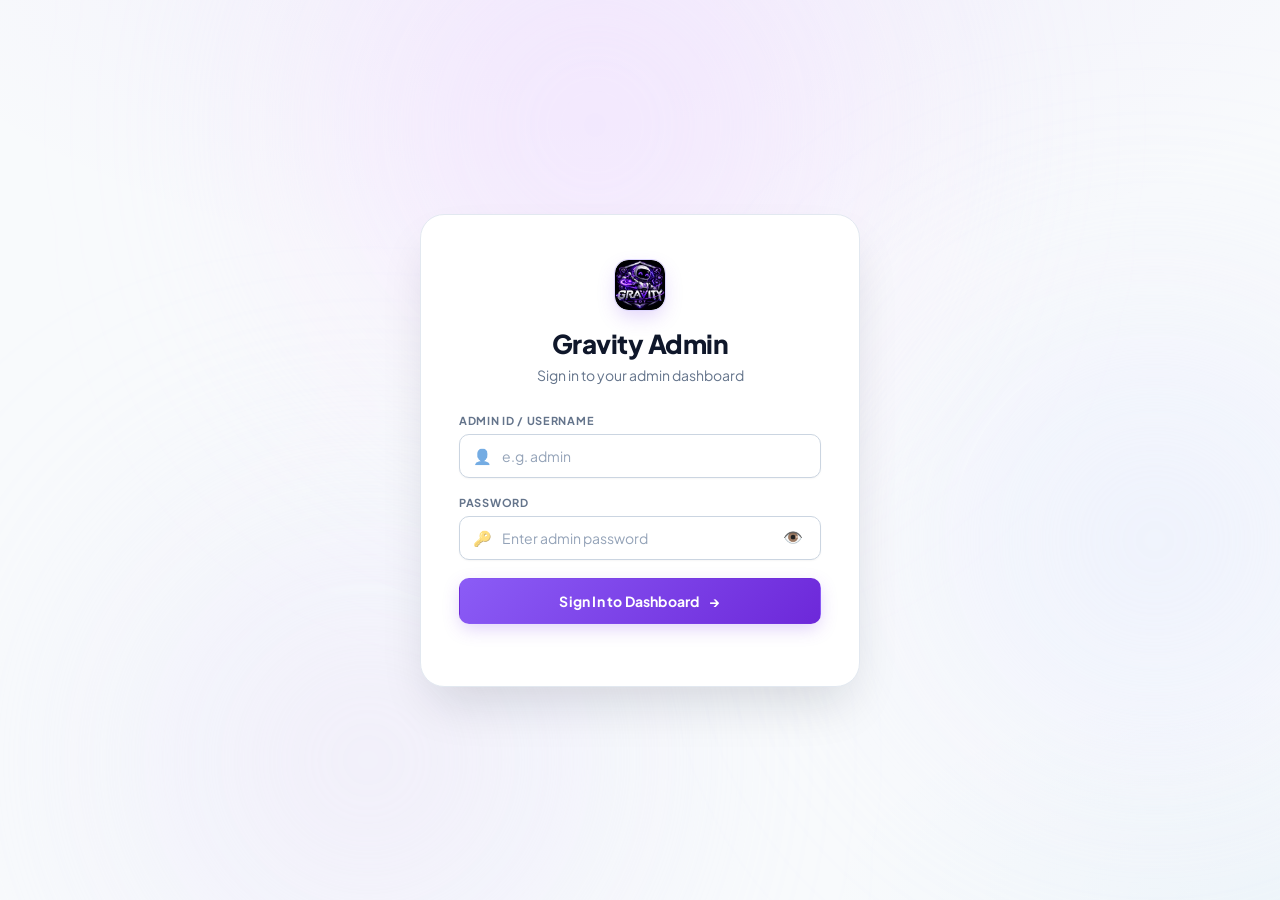
<file: admin/index.html>
<!doctype html>
<html lang="en">

<head>
  <meta charset="utf-8">
  <meta name="viewport" content="width=device-width, initial-scale=1">
  <title>Gravity Admin</title>
  <link rel="icon" href="../assets/logo.png">
  <link rel="preconnect" href="https://fonts.googleapis.com">
  <link rel="preconnect" href="https://fonts.gstatic.com" crossorigin>
  <link
    href="https://fonts.googleapis.com/css2?family=Plus+Jakarta+Sans:wght@300;400;500;600;700;800&family=JetBrains+Mono:wght@400;500&display=swap"
    rel="stylesheet">
  <link rel="stylesheet" href="../css/admin.css">
</head>

<body>

  <!-- =====================================================================
       AMBIENT GLOW ACCENTS (SOFT PASTEL)
       ===================================================================== -->
  <div class="liquid-bg" aria-hidden="true">
    <div class="liquid-orb orb-1"></div>
    <div class="liquid-orb orb-2"></div>
    <div class="liquid-orb orb-3"></div>
  </div>

  <!-- =====================================================================
       LOGIN SCREEN
       ===================================================================== -->
  <div id="login" class="login-wrapper">
    <div class="glass-card login-card">
      <div class="login-header">
        <div class="login-logo-wrap">
          <img id="loginLogo" src="../assets/logo.png" alt="Bot Logo">
        </div>
        <h1>Gravity Admin</h1>
        <p>Sign in to your admin dashboard</p>
      </div>

      <div class="login-form">
        <div class="input-group">
          <label for="adminUser">Admin ID / Username</label>
          <div class="input-wrapper">
            <span class="input-icon">👤</span>
            <input id="adminUser" type="text" placeholder="e.g. admin" autocomplete="username">
          </div>
        </div>

        <div class="input-group">
          <label for="adminPass">Password</label>
          <div class="input-wrapper">
            <span class="input-icon">🔑</span>
            <input id="adminPass" type="password" placeholder="Enter admin password" autocomplete="current-password">
            <button type="button" id="togglePassBtn" class="pass-toggle-btn" title="Show/Hide Password" aria-label="Toggle password visibility">👁️</button>
          </div>
        </div>

        <button id="loginBtn" class="btn-liquid-primary">
          <span>Sign In to Dashboard</span>
          <span class="btn-arrow">→</span>
        </button>

        <small id="loginMsg"></small>
      </div>
    </div>
  </div>

  <!-- =====================================================================
       DASHBOARD APP
       ===================================================================== -->
  <div id="app" hidden>

    <!-- TOP GLASS BAR -->
    <header class="glass-nav">
      <div class="nav-left">
        <div class="nav-brand">
          <div class="brand-glow">
            <img id="adminNavLogo" src="../assets/logo.png" alt="Bot Logo">
          </div>
          <div class="brand-text">
            <b>GRAVITY BOT</b>
            <span class="brand-sub">ADMIN DASHBOARD</span>
          </div>
        </div>
      </div>

      <!-- LIQUID TABS SWITCHER -->
      <nav class="liquid-tabs">
        <button class="tab-btn active" data-tab="tab-settings">
          <span class="tab-icon">⚙️</span>
          <span class="tab-label">Settings</span>
        </button>
        <button class="tab-btn" data-tab="tab-categories">
          <span class="tab-icon">📁</span>
          <span class="tab-label">Categories</span>
          <span id="badgeCatCount" class="tab-counter">0</span>
        </button>
        <button class="tab-btn" data-tab="tab-commands">
          <span class="tab-icon">⚡</span>
          <span class="tab-label">Commands</span>
          <span id="badgeCmdCount" class="tab-counter">0</span>
        </button>
        <button class="tab-btn" data-tab="tab-legal">
          <span class="tab-icon">📜</span>
          <span class="tab-label">Legal &amp; Policy</span>
        </button>
      </nav>

      <div class="nav-right">
        <a href="/" target="_blank" class="nav-link-btn" title="Open public bot website">
          <span>Live Site</span>
          <span class="arrow-up-right">↗</span>
        </a>
        <button id="logoutBtn" class="btn-glass-danger" title="Sign out of admin session">
          <span>Logout</span>
        </button>
      </div>
    </header>

    <!-- MAIN CONTAINER -->
    <main class="dash-container">

      <!-- QUICK STATS BAR -->
      <div class="stats-grid">
        <div class="glass-card stat-card">
          <div class="stat-icon-wrap violet">
            <img id="statBotLogo" src="../assets/logo.png" alt="Bot Logo">
          </div>
          <div class="stat-info">
            <span class="stat-label">Bot Name</span>
            <h3 id="statBotName">Gravity Bot</h3>
          </div>
        </div>

        <div class="glass-card stat-card">
          <div class="stat-icon-wrap cyan">📁</div>
          <div class="stat-info">
            <span class="stat-label">Total Categories</span>
            <h3 id="statCatCount">0</h3>
          </div>
        </div>

        <div class="glass-card stat-card">
          <div class="stat-icon-wrap fuchsia">⚡</div>
          <div class="stat-info">
            <span class="stat-label">Total Commands</span>
            <h3 id="statCmdCount">0</h3>
          </div>
        </div>

        <div class="glass-card stat-card">
          <div class="stat-icon-wrap emerald">🛡️</div>
          <div class="stat-info">
            <span class="stat-label">Database Storage</span>
            <h3>Cloudflare D1</h3>
          </div>
        </div>
      </div>

      <!-- ===================================================================
           TAB 1: WEBSITE SETTINGS
           =================================================================== -->
      <section id="tab-settings" class="tab-pane active">
        <div class="section-header">
          <div>
            <span class="section-tag">CONFIGURATION</span>
            <h2>General Bot Settings</h2>
            <p>Customize branding, discord invite URLs, and hero text.</p>
          </div>
        </div>

        <div class="glass-card panel-card">
          <form id="settings" class="liquid-form"></form>
        </div>
      </section>

      <!-- ===================================================================
           TAB 2: CATEGORIES MANAGEMENT
           =================================================================== -->
      <section id="tab-categories" class="tab-pane">
        <div class="section-header">
          <div>
            <span class="section-tag">STRUCTURE</span>
            <h2>Command Categories</h2>
            <p>Organize bot commands into clean functional categories.</p>
          </div>
        </div>

        <!-- Add Category Glass Card -->
        <div class="glass-card add-card">
          <div class="add-card-header">
            <div class="header-badge">+</div>
            <div>
              <h3>Add New Category</h3>
              <p>Create a category grouping (e.g. Moderation, Music, Utility)</p>
            </div>
          </div>

          <form id="catAdd" class="liquid-add-form cat-form-grid">
            <div class="form-col">
              <label>Category Name *</label>
              <input name="name" placeholder="e.g. Moderation" required>
            </div>
            <div class="form-col-sm">
              <label>Icon (Emoji)</label>
              <input name="icon" placeholder="🛡️" value="⚙️">
            </div>
            <div class="form-col">
              <label>Description</label>
              <input name="description" placeholder="Brief summary of category">
            </div>
            <div class="form-col-xs">
              <label>Order</label>
              <input name="sort_order" type="number" value="0">
            </div>
            <div class="form-col-btn">
              <button type="submit" class="btn-liquid-add">
                <span>+ Add Category</span>
              </button>
            </div>
          </form>
        </div>

        <!-- Existing Categories List -->
        <div class="list-section">
          <div class="list-header">
            <h4>Active Categories</h4>
            <span class="badge-count" id="catListCount">0 Categories</span>
          </div>
          <div id="cats" class="items-grid"></div>
        </div>
      </section>

      <!-- ===================================================================
           TAB 3: COMMANDS MANAGEMENT
           =================================================================== -->
      <section id="tab-commands" class="tab-pane">
        <div class="section-header">
          <div>
            <span class="section-tag">FEATURES</span>
            <h2>Bot Commands</h2>
            <p>Add, edit, or configure commands and their usage syntax.</p>
          </div>
        </div>

        <!-- Add Command Glass Card -->
        <div class="glass-card add-card">
          <div class="add-card-header">
            <div class="header-badge">+</div>
            <div>
              <h3>Add New Command</h3>
              <p>Fill in the details below to publish a command to the public docs.</p>
            </div>
          </div>

          <form id="cmdAdd" class="liquid-add-form cmd-form-grid">
            <div class="form-col">
              <label>Category *</label>
              <select name="category_id" id="cmdCat" required></select>
            </div>
            <div class="form-col">
              <label>Command Name *</label>
              <input name="command_name" placeholder="e.g. /ban" required>
            </div>
            <div class="form-col">
              <label>Description *</label>
              <input name="description" placeholder="e.g. Permanently bans a user" required>
            </div>
            <div class="form-col">
              <label>Usage / Syntax</label>
              <input name="usage_text" placeholder="e.g. /ban @user [reason]">
            </div>
            <div class="form-col-xs">
              <label>Order</label>
              <input name="sort_order" type="number" value="0">
            </div>
            <div class="form-col-btn">
              <button type="submit" class="btn-liquid-add">
                <span>+ Add Command</span>
              </button>
            </div>
          </form>
        </div>

        <!-- Filter & Search Bar -->
        <div class="filter-glass-bar">
          <div class="search-input-wrap">
            <span class="search-icon">🔍</span>
            <input id="cmdSearchInput" type="text" placeholder="Search commands by name or description...">
          </div>
          <div class="filter-select-wrap">
            <select id="cmdCategoryFilter">
              <option value="all">All Categories</option>
            </select>
          </div>
        </div>

        <!-- Existing Commands List -->
        <div class="list-section">
          <div class="list-header">
            <h4>Configured Commands</h4>
            <span class="badge-count" id="cmdListCount">0 Commands</span>
          </div>
          <div id="cmds" class="commands-grid"></div>
        </div>
      </section>

      <!-- ===================================================================
           TAB 4: LEGAL & POLICY (TERMS & PRIVACY)
           =================================================================== -->
      <section id="tab-legal" class="tab-pane">
        <div class="section-header">
          <div>
            <span class="section-tag">LEGAL &amp; COMPLIANCE</span>
            <h2>Terms of Service &amp; Privacy Policy</h2>
            <p>Write or edit custom policies. Supports HTML headings, paragraphs, and lists.</p>
          </div>
        </div>

        <div class="glass-card panel-card">
          <form id="legalForm" class="liquid-form">
            <div class="legal-grid">
              <div class="legal-box">
                <div class="box-title">
                  <span class="box-badge">📄</span>
                  <div>
                    <h3>Terms of Service Content</h3>
                    <small>Custom content for /terms.html. Leave empty to use default template.</small>
                  </div>
                </div>
                <textarea id="legalTerms" name="terms_content" rows="14"
                  placeholder="<h2>1. Acceptance of Terms</h2>&#10;<p>By inviting our bot, you agree...</p>"></textarea>
              </div>

              <div class="legal-box">
                <div class="box-title">
                  <span class="box-badge">🔒</span>
                  <div>
                    <h3>Privacy Policy Content</h3>
                    <small>Custom content for /privacy.html. Leave empty to use default template.</small>
                  </div>
                </div>
                <textarea id="legalPrivacy" name="privacy_content" rows="14"
                  placeholder="<h2>1. Data We Collect</h2>&#10;<p>We store user IDs and server settings...</p>"></textarea>
              </div>
            </div>

            <div class="form-actions-bar">
              <button type="submit" class="btn-liquid-primary">
                <span>Save Legal Policies</span>
                <span class="btn-arrow">✓</span>
              </button>
            </div>
          </form>
        </div>
      </section>

    </main>
  </div>

  <!-- TOAST NOTIFICATION -->
  <div id="toast" class="liquid-toast"></div>

  <script src="admin.js"></script>
</body>

</html>
</file>
<file: css/admin.css>
/* ==========================================================================
   GRAVITY ADMIN — MODERN WHITE / LIGHT THEME
   ========================================================================== */

@import url('https://fonts.googleapis.com/css2?family=Plus+Jakarta+Sans:wght@300;400;500;600;700;800;900&family=JetBrains+Mono:wght@400;500;600&display=swap');

:root {
    --bg-deep: #f8fafc;
    --bg-base: #ffffff;
    --card-bg: #ffffff;
    --card-border: #e2e8f0;
    --card-border-hi: #cbd5e1;

    --primary: #7c3aed;
    --primary-glow: rgba(124, 58, 237, 0.25);
    --primary-gradient: linear-gradient(135deg, #8b5cf6 0%, #6d28d9 100%);

    --cyan: #0284c7;
    --cyan-bg: #e0f2fe;
    --emerald: #059669;
    --emerald-bg: #d1fae5;
    --violet-bg: #ede9fe;
    --fuchsia-bg: #fae8ff;

    --danger: #dc2626;
    --danger-bg: #fee2e2;
    --danger-border: #fca5a5;

    --text-main: #0f172a;
    --text-heading: #0f172a;
    --text-body: #334155;
    --text-muted: #64748b;
    --text-sub: #94a3b8;

    --input-bg: #ffffff;
    --input-border: #cbd5e1;
    --input-focus: #7c3aed;

    --radius-xl: 20px;
    --radius-lg: 14px;
    --radius-md: 10px;
    --radius-sm: 8px;

    --shadow-card: 0 4px 6px -1px rgba(0, 0, 0, 0.05), 0 2px 4px -2px rgba(0, 0, 0, 0.03), 0 16px 24px -4px rgba(0, 0, 0, 0.04);
    --shadow-hover: 0 20px 25px -5px rgba(0, 0, 0, 0.08), 0 8px 10px -6px rgba(0, 0, 0, 0.04);
    --shadow-float: 0 25px 50px -12px rgba(15, 23, 42, 0.15);
    --ease: cubic-bezier(0.16, 1, 0.3, 1);
}

/* ==========================================================================
   RESET & BASE STYLING
   ========================================================================== */

* {
    box-sizing: border-box;
    margin: 0;
    padding: 0;
    -webkit-font-smoothing: antialiased;
}

[hidden],
.login-wrapper[hidden],
#login[hidden],
#app[hidden] {
    display: none !important;
}

body {
    font-family: 'Plus Jakarta Sans', system-ui, sans-serif;
    background: var(--bg-deep);
    color: var(--text-body);
    min-height: 100vh;
    position: relative;
    overflow-x: hidden;
    background-image:
        radial-gradient(ellipse 90% 60% at 50% -10%, rgba(124, 58, 237, 0.06), transparent 70%),
        radial-gradient(ellipse 60% 40% at 100% 100%, rgba(2, 132, 199, 0.04), transparent 60%);
}

/* ==========================================================================
   SOFT PASTEL AMBIENT GLOW ACCENTS
   ========================================================================== */

.liquid-bg {
    position: fixed;
    inset: 0;
    pointer-events: none;
    z-index: 0;
    overflow: hidden;
}

.liquid-orb {
    position: absolute;
    border-radius: 50%;
    filter: blur(120px);
    opacity: 0.55;
    mix-blend-mode: multiply;
    will-change: transform;
}

.orb-1 {
    width: 550px;
    height: 550px;
    background: radial-gradient(circle, #e9d5ff 0%, #fae8ff 70%, transparent);
    top: -150px;
    left: 25%;
    animation: orbFloat1 20s ease-in-out infinite alternate;
}

.orb-2 {
    width: 450px;
    height: 450px;
    background: radial-gradient(circle, #e0f2fe 0%, #ede9fe 70%, transparent);
    top: 35%;
    right: -100px;
    animation: orbFloat2 24s ease-in-out infinite alternate;
}

.orb-3 {
    width: 480px;
    height: 480px;
    background: radial-gradient(circle, #fce7f3 0%, #e0e7ff 70%, transparent);
    bottom: -100px;
    left: 10%;
    animation: orbFloat3 22s ease-in-out infinite alternate;
}

@keyframes orbFloat1 {
    0% {
        transform: translate(0, 0) scale(1);
    }

    50% {
        transform: translate(80px, 60px) scale(1.1);
    }

    100% {
        transform: translate(-60px, 100px) scale(0.95);
    }
}

@keyframes orbFloat2 {
    0% {
        transform: translate(0, 0) scale(1);
    }

    50% {
        transform: translate(-100px, -50px) scale(1.08);
    }

    100% {
        transform: translate(50px, 80px) scale(0.92);
    }
}

@keyframes orbFloat3 {
    0% {
        transform: translate(0, 0) scale(1);
    }

    50% {
        transform: translate(60px, -80px) scale(1.08);
    }

    100% {
        transform: translate(-50px, 30px) scale(0.96);
    }
}

/* ==========================================================================
   CARDS (WHITE THEME ELEVATION)
   ========================================================================== */

.glass-card {
    position: relative;
    background: var(--card-bg);
    border: 1px solid var(--card-border);
    border-radius: var(--radius-xl);
    box-shadow: var(--shadow-card);
    transition: all 0.25s var(--ease);
    overflow: hidden;
}

/* ==========================================================================
   LOGIN SCREEN (WHITE CARD)
   ========================================================================== */

.login-wrapper {
    position: relative;
    z-index: 10;
    min-height: 100vh;
    display: flex;
    align-items: center;
    justify-content: center;
    padding: 24px;
}

.login-card {
    width: 100%;
    max-width: 440px;
    padding: 44px 38px;
    border-radius: 24px;
    background: #ffffff;
    border: 1px solid #e2e8f0;
    box-shadow: var(--shadow-float);
    animation: loginAppear 0.4s var(--ease);
}

@keyframes loginAppear {
    from {
        opacity: 0;
        transform: translateY(24px) scale(0.97);
    }

    to {
        opacity: 1;
        transform: translateY(0) scale(1);
    }
}

.login-header {
    text-align: center;
    margin-bottom: 30px;
}

.login-logo-wrap {
    width: 52px;
    height: 52px;
    margin: 0 auto 16px;
    border-radius: 14px;
    overflow: hidden;
    border: 1px solid #ddd6fe;
    background: #ffffff;
    box-shadow: 0 8px 20px -4px rgba(124, 58, 237, 0.25);
    display: flex;
    align-items: center;
    justify-content: center;
}

.login-logo-wrap img,
#loginLogo {
    width: 100% !important;
    height: 100% !important;
    max-width: 52px !important;
    max-height: 52px !important;
    object-fit: cover !important;
    border-radius: inherit;
    display: block;
}

@keyframes pulseGlow {

    0%,
    100% {
        transform: scale(1);
    }

    50% {
        transform: scale(1.08);
    }
}

.login-header h1 {
    font-size: 26px;
    font-weight: 800;
    letter-spacing: -0.5px;
    color: var(--text-heading);
    margin-bottom: 6px;
}

.login-header p {
    color: var(--text-muted);
    font-size: 14px;
}

.login-form {
    display: flex;
    flex-direction: column;
    gap: 18px;
}

.input-group {
    display: flex;
    flex-direction: column;
    gap: 7px;
}

.input-group label {
    font-size: 11px;
    font-weight: 700;
    text-transform: uppercase;
    letter-spacing: 0.7px;
    color: var(--text-muted);
}

.input-wrapper {
    position: relative;
    display: flex;
    align-items: center;
}

.input-icon {
    position: absolute;
    left: 14px;
    font-size: 15px;
    opacity: 0.6;
    pointer-events: none;
}

.input-wrapper input {
    padding-left: 42px !important;
}

.input-wrapper input[type="password"],
.input-wrapper input#adminPass {
    padding-right: 44px !important;
}

.pass-toggle-btn {
    position: absolute;
    right: 12px;
    background: transparent;
    border: 0;
    cursor: pointer;
    font-size: 16px;
    padding: 6px;
    display: flex;
    align-items: center;
    justify-content: center;
    user-select: none;
    line-height: 1;
    border-radius: 6px;
    transition: transform 0.15s ease, opacity 0.15s ease;
}

.pass-toggle-btn:hover {
    transform: scale(1.15);
    background: rgba(124, 58, 237, 0.08);
}

.pass-toggle-btn:active {
    transform: scale(0.95);
}

/* ==========================================================================
   INPUTS & TEXTAREAS (CLEAN WHITE THEME)
   ========================================================================== */

input,
textarea,
select {
    width: 100%;
    background: var(--input-bg);
    border: 1px solid var(--input-border);
    border-radius: var(--radius-md);
    color: var(--text-main);
    padding: 12px 15px;
    font-family: inherit;
    font-size: 14px;
    outline: none;
    transition: all 0.2s var(--ease);
    box-shadow: 0 1px 2px rgba(0, 0, 0, 0.04);
}

input:hover,
textarea:hover,
select:hover {
    border-color: var(--card-border-hi);
}

input:focus,
textarea:focus,
select:focus {
    border-color: var(--input-focus);
    box-shadow: 0 0 0 3px rgba(124, 58, 237, 0.15), 0 1px 2px rgba(0, 0, 0, 0.05);
    background: #ffffff;
}

input::placeholder,
textarea::placeholder {
    color: var(--text-sub);
}

textarea {
    line-height: 1.6;
    resize: vertical;
}

select {
    appearance: none;
    background-image: url("data:image/svg+xml,%3Csvg xmlns='http://www.w3.org/2000/svg' width='12' height='12' fill='%2364748b' viewBox='0 0 16 16'%3E%3Cpath d='M8 11.5l-5-5h10l-5 5z'/%3E%3C/svg%3E");
    background-repeat: no-repeat;
    background-position: right 14px center;
    padding-right: 36px;
    cursor: pointer;
}

select option {
    background: #ffffff;
    color: var(--text-main);
}

/* ==========================================================================
   BUTTONS
   ========================================================================== */

.btn-liquid-primary {
    display: inline-flex;
    align-items: center;
    justify-content: center;
    gap: 10px;
    padding: 13px 24px;
    background: var(--primary-gradient);
    border: 1px solid transparent;
    border-radius: var(--radius-md);
    color: #ffffff;
    font-family: inherit;
    font-size: 14px;
    font-weight: 700;
    letter-spacing: 0.2px;
    cursor: pointer;
    box-shadow: 0 6px 18px -2px var(--primary-glow);
    transition: all 0.2s var(--ease);
    text-decoration: none;
}

.btn-liquid-primary:hover {
    transform: translateY(-1px);
    box-shadow: 0 10px 24px -2px var(--primary-glow);
    filter: brightness(1.05);
}

.btn-liquid-primary:active {
    transform: translateY(0);
}

.btn-liquid-primary:disabled {
    opacity: 0.5;
    cursor: not-allowed;
    transform: none;
    box-shadow: none;
}

.btn-arrow {
    transition: transform 0.2s ease;
}

.btn-liquid-primary:hover .btn-arrow {
    transform: translateX(4px);
}

.btn-liquid-add {
    display: inline-flex;
    align-items: center;
    justify-content: center;
    height: 44px;
    padding: 0 20px;
    background: var(--primary-gradient);
    border: 1px solid transparent;
    border-radius: var(--radius-md);
    color: #fff;
    font-size: 13px;
    font-weight: 700;
    cursor: pointer;
    white-space: nowrap;
    box-shadow: 0 4px 14px -2px var(--primary-glow);
    transition: all 0.2s var(--ease);
}

.btn-liquid-add:hover {
    transform: translateY(-1px);
    filter: brightness(1.06);
}

.btn-glass-danger {
    padding: 8px 16px;
    background: var(--danger-bg);
    border: 1px solid var(--danger-border);
    border-radius: var(--radius-sm);
    color: var(--danger);
    font-size: 12px;
    font-weight: 600;
    cursor: pointer;
    transition: all 0.2s ease;
}

.btn-glass-danger:hover {
    background: var(--danger);
    color: #fff;
    border-color: var(--danger);
}

/* ==========================================================================
   TOP BAR (WHITE NAVBAR)
   ========================================================================== */

.glass-nav {
    position: sticky;
    top: 0;
    z-index: 100;
    height: 72px;
    padding: 0 32px;
    display: flex;
    align-items: center;
    justify-content: space-between;
    gap: 20px;
    background: rgba(255, 255, 255, 0.88);
    backdrop-filter: blur(20px);
    -webkit-backdrop-filter: blur(20px);
    border-bottom: 1px solid var(--card-border);
    box-shadow: 0 1px 3px rgba(0, 0, 0, 0.03);
}

.nav-brand {
    display: flex;
    align-items: center;
    gap: 12px;
}

.brand-glow {
    width: 38px;
    height: 38px;
    border-radius: 10px;
    overflow: hidden;
    border: 1px solid #ddd6fe;
    background: #ffffff;
    display: flex;
    align-items: center;
    justify-content: center;
    box-shadow: 0 4px 12px rgba(124, 58, 237, 0.15);
    flex-shrink: 0;
}

.brand-glow img,
#adminNavLogo {
    width: 100% !important;
    height: 100% !important;
    max-width: 38px !important;
    max-height: 38px !important;
    object-fit: cover !important;
    border-radius: inherit;
    display: block;
}

.brand-text {
    display: flex;
    flex-direction: column;
}

.brand-text b {
    font-size: 14px;
    font-weight: 800;
    letter-spacing: 1.2px;
    color: var(--text-heading);
}

.brand-sub {
    font-size: 9px;
    font-weight: 800;
    letter-spacing: 1.5px;
    color: var(--primary);
}

/* ==========================================================================
   TABS SWITCHER (CLEAN PILL STYLE)
   ========================================================================== */

.liquid-tabs {
    display: flex;
    align-items: center;
    gap: 4px;
    background: #f1f5f9;
    padding: 4px;
    border-radius: 999px;
    border: 1px solid #e2e8f0;
}

.tab-btn {
    display: flex;
    align-items: center;
    gap: 7px;
    padding: 8px 18px;
    border-radius: 999px;
    background: transparent;
    border: 0;
    color: var(--text-muted);
    font-family: inherit;
    font-size: 13px;
    font-weight: 600;
    cursor: pointer;
    transition: all 0.2s var(--ease);
}

.tab-btn:hover {
    color: var(--text-heading);
    background: rgba(255, 255, 255, 0.6);
}

.tab-btn.active {
    color: #ffffff;
    background: var(--primary-gradient);
    box-shadow: 0 4px 14px -2px var(--primary-glow);
}

.tab-icon {
    font-size: 14px;
}

.tab-counter {
    font-size: 11px;
    font-weight: 700;
    background: #e2e8f0;
    color: #475569;
    padding: 2px 7px;
    border-radius: 999px;
}

.tab-btn.active .tab-counter {
    background: rgba(255, 255, 255, 0.25);
    color: #ffffff;
}

.nav-right {
    display: flex;
    align-items: center;
    gap: 12px;
}

.nav-link-btn {
    display: inline-flex;
    align-items: center;
    gap: 6px;
    padding: 8px 14px;
    border-radius: var(--radius-sm);
    background: #f8fafc;
    border: 1px solid var(--card-border);
    color: var(--text-body);
    text-decoration: none;
    font-size: 12px;
    font-weight: 600;
    transition: all 0.2s ease;
}

.nav-link-btn:hover {
    color: var(--primary);
    background: #ede9fe;
    border-color: #ddd6fe;
}

.arrow-up-right {
    font-size: 11px;
    opacity: 0.7;
}

/* ==========================================================================
   DASHBOARD CONTAINER
   ========================================================================== */

.dash-container {
    position: relative;
    z-index: 10;
    max-width: 1200px;
    margin: 0 auto;
    padding: 36px 24px 80px;
}

/* ==========================================================================
   STATS CARDS GRID
   ========================================================================== */

.stats-grid {
    display: grid;
    grid-template-columns: repeat(4, 1fr);
    gap: 18px;
    margin-bottom: 32px;
}

.stat-card {
    padding: 20px 22px;
    display: flex;
    align-items: center;
    gap: 16px;
    border-radius: var(--radius-lg);
    background: #ffffff;
    border: 1px solid var(--card-border);
    box-shadow: var(--shadow-card);
}

.stat-card:hover {
    box-shadow: var(--shadow-hover);
    transform: translateY(-2px);
}

.stat-icon-wrap {
    width: 48px;
    height: 48px;
    border-radius: 14px;
    display: flex;
    align-items: center;
    justify-content: center;
    font-size: 22px;
    overflow: hidden;
    flex-shrink: 0;
}

.stat-icon-wrap img,
#statBotLogo {
    width: 100% !important;
    height: 100% !important;
    max-width: 48px !important;
    max-height: 48px !important;
    object-fit: cover !important;
    border-radius: 12px;
    display: block;
}

.stat-icon-wrap.violet {
    background: var(--violet-bg);
}

.stat-icon-wrap.cyan {
    background: var(--cyan-bg);
}

.stat-icon-wrap.fuchsia {
    background: var(--fuchsia-bg);
}

.stat-icon-wrap.emerald {
    background: var(--emerald-bg);
}

.stat-info {
    display: flex;
    flex-direction: column;
}

.stat-label {
    font-size: 11px;
    font-weight: 700;
    color: var(--text-muted);
    text-transform: uppercase;
    letter-spacing: 0.6px;
}

.stat-info h3 {
    font-size: 18px;
    font-weight: 800;
    color: var(--text-heading);
    margin-top: 2px;
}

/* ==========================================================================
   TAB PANES
   ========================================================================== */

.tab-pane {
    display: none;
    animation: tabFadeIn 0.25s var(--ease);
}

.tab-pane.active {
    display: block;
}

@keyframes tabFadeIn {
    from {
        opacity: 0;
        transform: translateY(8px);
    }

    to {
        opacity: 1;
        transform: translateY(0);
    }
}

.section-header {
    margin-bottom: 24px;
}

.section-tag {
    display: inline-block;
    font-size: 10px;
    font-weight: 800;
    letter-spacing: 1.8px;
    color: var(--primary);
    margin-bottom: 6px;
}

.section-header h2 {
    font-size: 26px;
    font-weight: 800;
    letter-spacing: -0.5px;
    color: var(--text-heading);
    margin-bottom: 4px;
}

.section-header p {
    color: var(--text-muted);
    font-size: 14px;
}

.panel-card {
    padding: 32px;
    background: #ffffff;
    border: 1px solid var(--card-border);
    box-shadow: var(--shadow-card);
}

/* ==========================================================================
   SETTINGS FORM
   ========================================================================== */

.liquid-form {
    display: grid;
    gap: 20px;
}

.settings-grid-2 {
    display: grid;
    grid-template-columns: 1fr 1fr;
    gap: 20px;
}

.form-field {
    display: flex;
    flex-direction: column;
    gap: 7px;
}

.form-field label {
    font-size: 11px;
    font-weight: 700;
    text-transform: uppercase;
    letter-spacing: 0.7px;
    color: var(--text-muted);
}

.form-field small {
    font-size: 11px;
    color: var(--text-sub);
}

.form-actions-bar {
    display: flex;
    justify-content: flex-end;
    padding-top: 16px;
    border-top: 1px solid var(--card-border);
    margin-top: 10px;
}

/* ==========================================================================
   ADD ITEM CARDS
   ========================================================================== */

.add-card {
    padding: 26px 28px;
    margin-bottom: 28px;
    background: #ffffff;
    border: 1px solid #ddd6fe;
    border-radius: var(--radius-xl);
    box-shadow: 0 8px 20px -4px rgba(124, 58, 237, 0.08);
}

.add-card-header {
    display: flex;
    align-items: center;
    gap: 14px;
    margin-bottom: 20px;
}

.header-badge {
    width: 34px;
    height: 34px;
    border-radius: 10px;
    background: var(--primary-gradient);
    display: flex;
    align-items: center;
    justify-content: center;
    font-size: 20px;
    font-weight: 800;
    color: #fff;
    box-shadow: 0 4px 12px var(--primary-glow);
}

.add-card-header h3 {
    font-size: 16px;
    font-weight: 800;
    color: var(--text-heading);
}

.add-card-header p {
    font-size: 12px;
    color: var(--text-muted);
}

/* Add Forms Layouts */
.cat-form-grid {
    display: grid;
    grid-template-columns: 1.8fr 110px 2.2fr 90px auto;
    gap: 12px;
    align-items: end;
}

.cmd-form-grid {
    display: grid;
    grid-template-columns: 180px 170px 2.2fr 1.6fr 80px auto;
    gap: 12px;
    align-items: end;
}

.form-col {
    display: flex;
    flex-direction: column;
    gap: 6px;
}

.form-col-sm {
    display: flex;
    flex-direction: column;
    gap: 6px;
    width: 100%;
}

.form-col-xs {
    display: flex;
    flex-direction: column;
    gap: 6px;
    width: 100%;
}

.form-col-btn {
    display: flex;
    align-items: flex-end;
}

.cat-form-grid label,
.cmd-form-grid label {
    font-size: 10px;
    font-weight: 700;
    text-transform: uppercase;
    letter-spacing: 0.6px;
    color: var(--text-muted);
}

/* ==========================================================================
   FILTER & SEARCH BAR
   ========================================================================== */

.filter-glass-bar {
    display: flex;
    gap: 14px;
    margin-bottom: 20px;
}

.search-input-wrap {
    position: relative;
    flex: 1;
    display: flex;
    align-items: center;
}

.search-icon {
    position: absolute;
    left: 14px;
    font-size: 14px;
    opacity: 0.6;
    pointer-events: none;
}

.search-input-wrap input {
    padding-left: 42px;
    background: #ffffff;
}

.filter-select-wrap {
    width: 220px;
}

.filter-select-wrap select {
    background: #ffffff;
}

/* ==========================================================================
   LIST SECTIONS & ITEMS
   ========================================================================== */

.list-section {
    display: flex;
    flex-direction: column;
    gap: 14px;
}

.list-header {
    display: flex;
    justify-content: space-between;
    align-items: center;
    padding: 0 4px;
}

.list-header h4 {
    font-size: 13px;
    font-weight: 700;
    color: var(--text-muted);
    text-transform: uppercase;
    letter-spacing: 0.7px;
}

.badge-count {
    font-size: 11px;
    font-weight: 700;
    padding: 4px 10px;
    border-radius: 999px;
    background: #ede9fe;
    border: 1px solid #ddd6fe;
    color: var(--primary);
}

.items-grid,
.commands-grid {
    display: flex;
    flex-direction: column;
    gap: 12px;
}

/* Item Card Row */
.liquid-item-card {
    background: #ffffff;
    border: 1px solid var(--card-border);
    border-radius: var(--radius-lg);
    padding: 16px 20px;
    box-shadow: 0 1px 3px rgba(0, 0, 0, 0.04);
    transition: all 0.2s var(--ease);
}

.liquid-item-card:hover {
    border-color: #cbd5e1;
    box-shadow: 0 4px 12px rgba(0, 0, 0, 0.06);
    transform: translateY(-1px);
}

.liquid-item-form {
    display: grid;
    gap: 10px;
    align-items: end;
}

.cat-item-grid {
    grid-template-columns: 1.8fr 90px 2.2fr 80px auto auto;
}

.cmd-item-grid {
    grid-template-columns: 160px 160px 2.2fr 1.6fr 75px auto auto;
}

.field-caption {
    font-size: 10px;
    font-weight: 700;
    text-transform: uppercase;
    letter-spacing: 0.5px;
    color: var(--text-muted);
    margin-bottom: 4px;
    display: block;
}

.btn-item-update {
    height: 42px;
    padding: 0 16px;
    background: #ede9fe;
    border: 1px solid #ddd6fe;
    color: #6d28d9;
    border-radius: var(--radius-md);
    font-size: 13px;
    font-weight: 700;
    cursor: pointer;
    transition: all 0.2s ease;
    white-space: nowrap;
}

.btn-item-update:hover {
    background: var(--primary);
    color: #fff;
    border-color: var(--primary);
    box-shadow: 0 4px 12px var(--primary-glow);
}

.btn-item-delete {
    height: 42px;
    padding: 0 14px;
    background: var(--danger-bg);
    border: 1px solid var(--danger-border);
    color: var(--danger);
    border-radius: var(--radius-md);
    font-size: 13px;
    font-weight: 700;
    cursor: pointer;
    transition: all 0.2s ease;
    white-space: nowrap;
}

.btn-item-delete:hover {
    background: var(--danger);
    color: #fff;
    border-color: var(--danger);
}

/* ==========================================================================
   LEGAL TAB STYLING
   ========================================================================== */

.legal-grid {
    display: grid;
    grid-template-columns: 1fr 1fr;
    gap: 24px;
    margin-bottom: 24px;
}

.legal-box {
    display: flex;
    flex-direction: column;
    gap: 12px;
}

.box-title {
    display: flex;
    align-items: center;
    gap: 12px;
}

.box-badge {
    width: 36px;
    height: 36px;
    border-radius: 10px;
    background: #ede9fe;
    border: 1px solid #ddd6fe;
    display: flex;
    align-items: center;
    justify-content: center;
    font-size: 18px;
}

.box-title h3 {
    font-size: 15px;
    font-weight: 700;
    color: var(--text-heading);
}

.box-title small {
    font-size: 12px;
    color: var(--text-muted);
}

.legal-box textarea {
    font-family: 'JetBrains Mono', monospace;
    font-size: 13px;
    line-height: 1.6;
    min-height: 360px;
    background: #ffffff;
}

/* ==========================================================================
   TOAST NOTIFICATION (WHITE ELEVATED PILL)
   ========================================================================== */

.liquid-toast {
    position: fixed;
    bottom: 30px;
    right: 30px;
    z-index: 9999;
    padding: 14px 22px;
    border-radius: 999px;
    background: #ffffff;
    border: 1px solid var(--card-border);
    box-shadow: 0 20px 40px -8px rgba(15, 23, 42, 0.16);
    color: var(--text-heading);
    font-size: 13px;
    font-weight: 600;
    display: none;
    align-items: center;
    gap: 12px;
    max-width: 420px;
    transition: all 0.3s var(--ease);
}

.liquid-toast.show {
    display: flex;
    animation: toastSlideUp 0.35s var(--ease);
}

@keyframes toastSlideUp {
    from {
        opacity: 0;
        transform: translateY(20px) scale(0.9);
    }

    to {
        opacity: 1;
        transform: translateY(0) scale(1);
    }
}

.liquid-toast.success {
    border-color: #a7f3d0;
}

.liquid-toast.success::before {
    content: '✓';
    display: flex;
    align-items: center;
    justify-content: center;
    width: 22px;
    height: 22px;
    border-radius: 50%;
    background: #10b981;
    color: #fff;
    font-size: 12px;
    font-weight: 900;
}

.liquid-toast.error {
    border-color: #fca5a5;
}

.liquid-toast.error::before {
    content: '✕';
    display: flex;
    align-items: center;
    justify-content: center;
    width: 22px;
    height: 22px;
    border-radius: 50%;
    background: #ef4444;
    color: #fff;
    font-size: 12px;
    font-weight: 900;
}

.err {
    display: block !important;
    color: var(--danger) !important;
    margin-top: 12px;
    font-size: 13px;
    text-align: center;
    background: var(--danger-bg);
    border: 1px solid var(--danger-border);
    padding: 8px 12px;
    border-radius: var(--radius-sm);
}

/* ==========================================================================
   RESPONSIVE DESIGN
   ========================================================================== */

@media (max-width: 1100px) {
    .stats-grid {
        grid-template-columns: repeat(2, 1fr);
    }

    .cat-form-grid,
    .cmd-form-grid,
    .cat-item-grid,
    .cmd-item-grid {
        grid-template-columns: 1fr 1fr !important;
    }

    .form-col-btn {
        grid-column: span 2;
    }
}

@media (max-width: 860px) {
    .glass-nav {
        height: auto;
        padding: 16px 20px;
        flex-wrap: wrap;
        gap: 14px;
    }

    .liquid-tabs {
        order: 3;
        width: 100%;
        justify-content: space-around;
    }

    .tab-label {
        display: none;
    }

    .settings-grid-2,
    .legal-grid {
        grid-template-columns: 1fr;
    }

    .stats-grid {
        grid-template-columns: 1fr;
    }

    .cat-form-grid,
    .cmd-form-grid,
    .cat-item-grid,
    .cmd-item-grid {
        grid-template-columns: 1fr !important;
    }

    .form-col-btn {
        grid-column: span 1;
    }

    .btn-liquid-add,
    .btn-item-update,
    .btn-item-delete {
        width: 100%;
    }

    .filter-glass-bar {
        flex-direction: column;
    }

    .filter-select-wrap {
        width: 100%;
    }
}
</file>
